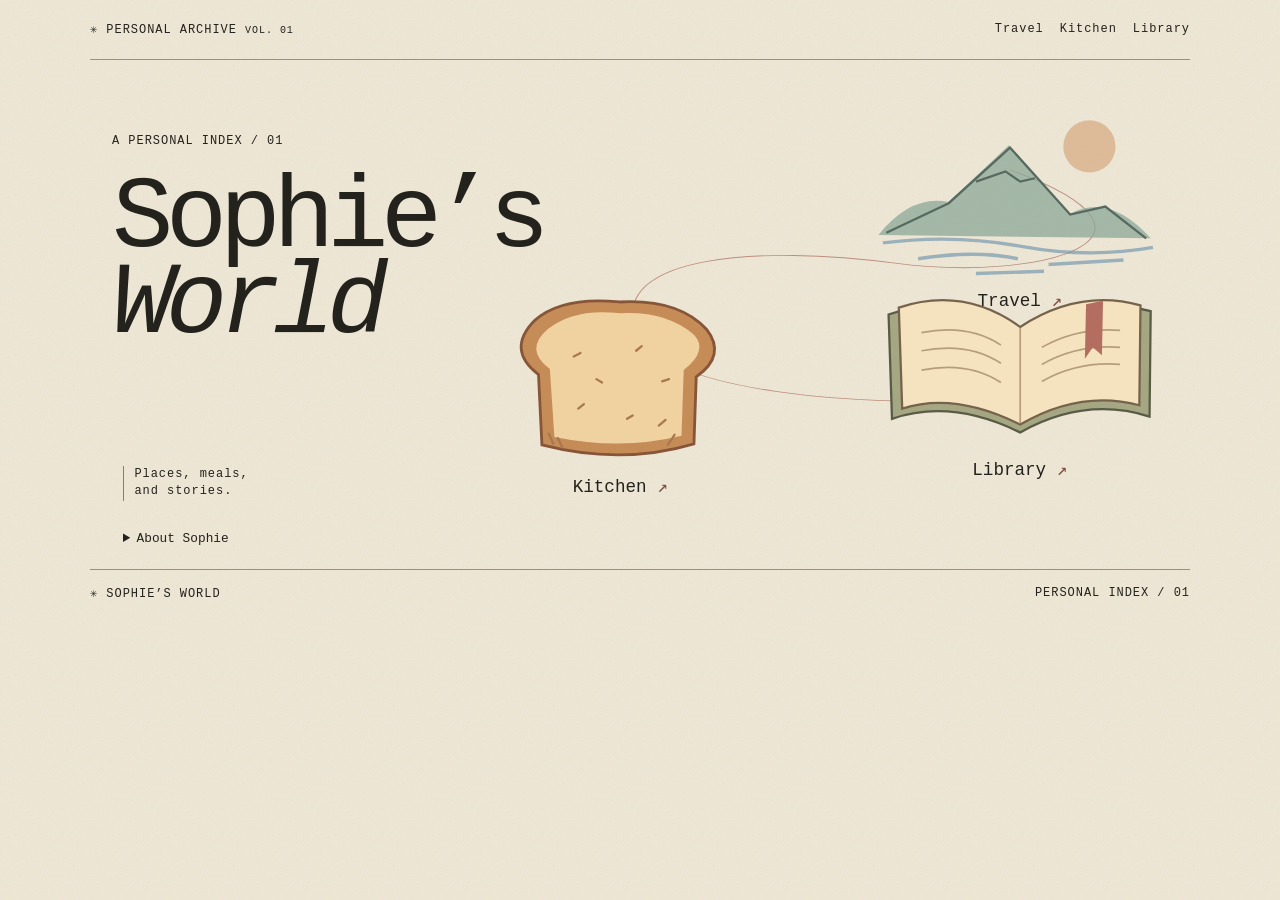
<file: index.html>
<!doctype html>
<html lang="en">
<head>
<meta charset="utf-8">
<meta name="viewport" content="width=device-width, initial-scale=1">
<title>Sophie’s World</title>
<link rel="stylesheet" href="prototype/scrapbook.css">
</head>
<body>
<a class="skip" href="#scrapbook">Skip to scrapbook</a>
<header class="masthead">
  <span class="edition"><span aria-hidden="true">✳</span> PERSONAL ARCHIVE <small>VOL. 01</small></span>
  <nav aria-label="Main navigation">
    <a href="travel.html">Travel</a>
    <a href="cooking.html">Kitchen</a>
    <a href="shelf.html">Library</a>
  </nav>
</header>
<main id="scrapbook" class="scrapbook">
  <div class="title-slip">
    <p class="index-label">A PERSONAL INDEX / 01</p>
    <h1>Sophie’s<br><em>World</em></h1>
  </div>
  <div class="sketch-index" aria-label="Collections">
    <svg class="index-thread" viewBox="0 0 700 520" preserveAspectRatio="none" aria-hidden="true"><path d="M530 100C705 187 558 244 423 220S158 211 174 300 398 404 526 395"/></svg>
    <a class="sketch-link travel" href="travel.html">
      <svg class="sketch" viewBox="0 0 300 175" aria-hidden="true">
      <circle cx="211" cy="48" r="23" fill="#d5a378" opacity=".64"/>
      <path d="M25 126Q54 90 87 97L140 47L193 108Q228 88 265 129Z" fill="#8da899" opacity=".75"/>
      <path d="M32 124L87 98L141 49L194 108L225 101L261 129M111 79l26-9 13 9 13-3" fill="none" stroke="#566a60" stroke-width="2"/>
      <path d="M29 133Q91 125 151 136T267 137M60 147q51-8 88 0m27 5 66-4m-130 12 60-2" fill="none" stroke="#789baf" stroke-width="3" opacity=".7"/>
    </svg>
      <span>Travel <span aria-hidden="true">↗</span></span>
    </a>
    <a class="sketch-link cooking" href="cooking.html">
      <svg class="sketch" viewBox="0 0 300 175" aria-hidden="true">
      <path d="M81 148L78 86Q49 64 75 38Q99 17 149 22Q201 19 226 46Q244 69 217 88L215 147Q151 166 81 148Z" fill="#c68c57" stroke="#875638" stroke-width="2.5"/>
      <path d="M92 141L88 81Q65 64 86 46Q110 27 150 32Q191 30 215 51Q228 65 206 82L204 140Q151 153 92 141Z" fill="#f0d2a1"/>
      <path d="M109 70l6-3m14 23 5 3m30-28 5-4m18 31 6-2m-80 26 5-4m38 13 5-3m23 9 6-5M91 147l-4-9m12 12-4-8m97 6 6-9" stroke="#a97850" stroke-width="2" fill="none" stroke-linecap="round"/>
    </svg>
      <span>Kitchen <span aria-hidden="true">↗</span></span>
    </a>
    <a class="sketch-link shelf" href="shelf.html">
      <svg class="sketch" viewBox="0 0 300 175" aria-hidden="true">
      <path d="M34 48Q95 26 150 61Q201 29 265 45L264 138Q207 120 150 152Q89 122 37 140Z" fill="#a5a782" stroke="#595b47" stroke-width="2"/>
      <path d="M43 42Q100 23 150 59Q202 25 256 40L255 128Q203 114 150 145Q92 116 46 131Z" fill="#f4e3be" stroke="#77634c" stroke-width="2"/>
      <path d="M150 60v84M63 64q41-8 70 11m-70 5q41-8 70 11m-70 6q41-8 70 11m36-31q32-18 69-15m-69 30q32-18 69-15m-69 30q32-18 69-15" fill="none" stroke="#9c8061" stroke-width="1.5" opacity=".7"/>
      <path d="M223 36l-1 48-8-7-7 10 1-48" fill="#b36e61"/>
    </svg>
      <span>Library <span aria-hidden="true">↗</span></span>
    </a>
  </div>
  <p class="margin-note">Places, meals,<br>and stories.</p>
<details class="index-about"><summary>About Sophie</summary><p>A collection of places, things made in the kitchen, and stories I keep coming back to.</p></details>
</main>
<footer><span>✳ SOPHIE’S WORLD</span><span>PERSONAL INDEX / 01</span></footer>
</body>
</html>
</file>
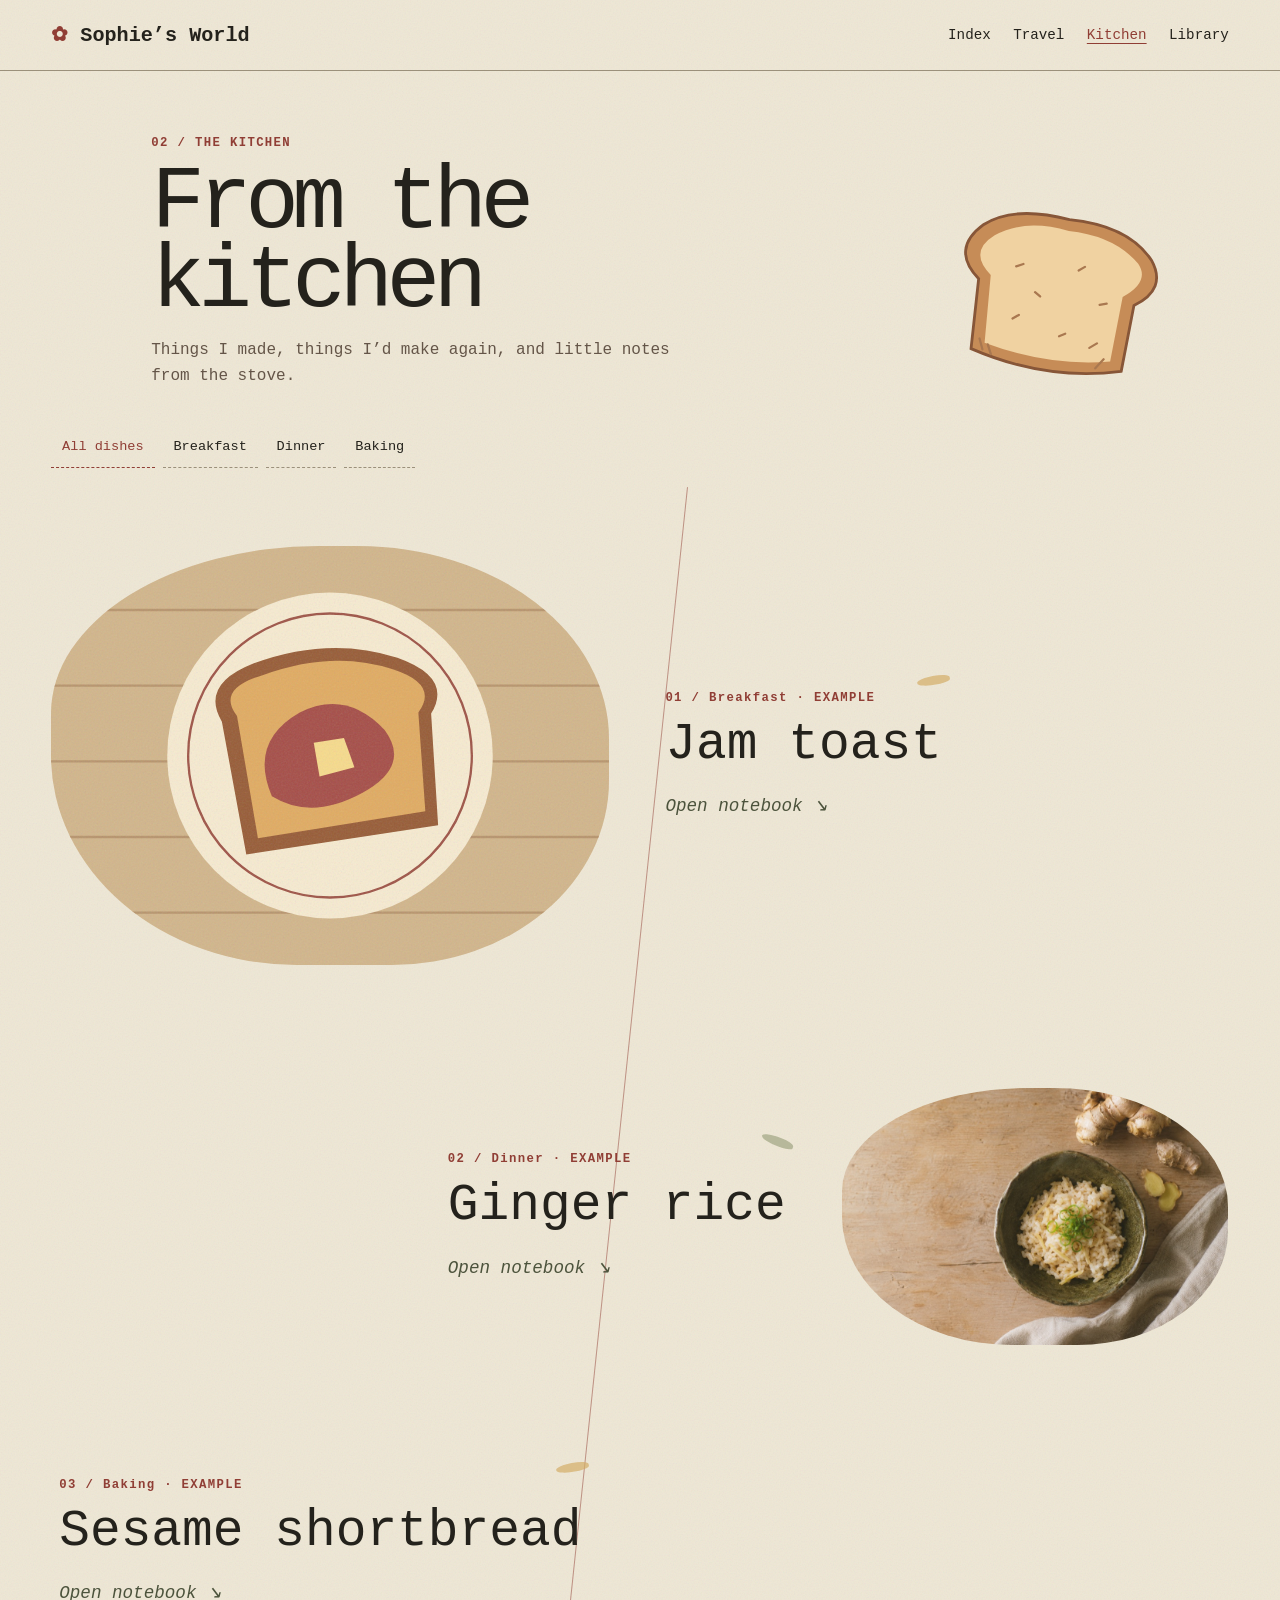
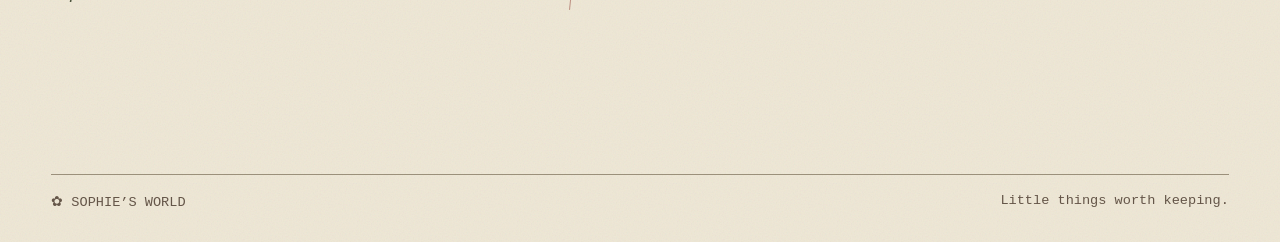
<file: cooking.html>
<!doctype html>
<html lang="en">
<head>
<meta charset="utf-8">
<meta name="viewport" content="width=device-width, initial-scale=1">
<meta name="description" content="Sophie’s World, a collection of places, dishes and stories.">
<title>Cooking · Sophie’s World</title>
<link rel="icon" href="assets/stamp.svg" type="image/svg+xml">
<link rel="stylesheet" href="assets/style.css">
<link rel="stylesheet" href="assets/forms.css">
<script defer src="data/cooking.js"></script>
<script defer src="assets/site.js"></script>
</head>
<body data-page="cooking">
<a class="skip" href="#main">Skip to content</a>
<header class="masthead"><div class="masthead-inner"><a class="wordmark" href="index.html"><span aria-hidden="true">✿</span> Sophie’s World</a><nav aria-label="Main navigation"><a href="index.html">Index</a><a href="travel.html">Travel</a><a href="cooking.html" aria-current="page">Kitchen</a><a href="shelf.html">Library</a></nav></div></header>
<main id="main">
<header class="heading"><svg class="section-art" viewBox="0 0 300 175" aria-hidden="true">
      <path d="M81 148L78 86Q49 64 75 38Q99 17 149 22Q201 19 226 46Q244 69 217 88L215 147Q151 166 81 148Z" fill="#c68c57" stroke="#875638" stroke-width="2.5"/>
      <path d="M92 141L88 81Q65 64 86 46Q110 27 150 32Q191 30 215 51Q228 65 206 82L204 140Q151 153 92 141Z" fill="#f0d2a1"/>
      <path d="M109 70l6-3m14 23 5 3m30-28 5-4m18 31 6-2m-80 26 5-4m38 13 5-3m23 9 6-5M91 147l-4-9m12 12-4-8m97 6 6-9" stroke="#a97850" stroke-width="2" fill="none" stroke-linecap="round"/>
    </svg><p class="eyebrow">02 / THE KITCHEN</p><h1>From the kitchen</h1><p>Things I made, things I’d make again, and little notes from the stove.</p></header>
<div id="kitchen-filters" class="filters" aria-label="Filter dishes"></div><div id="dishes" class="notebook"></div>
<noscript><p>Enable JavaScript to explore the collection.</p></noscript>
</main>
<footer><span>✿ SOPHIE’S WORLD</span><span>Little things worth keeping.</span></footer>
</body>
</html>
</file>
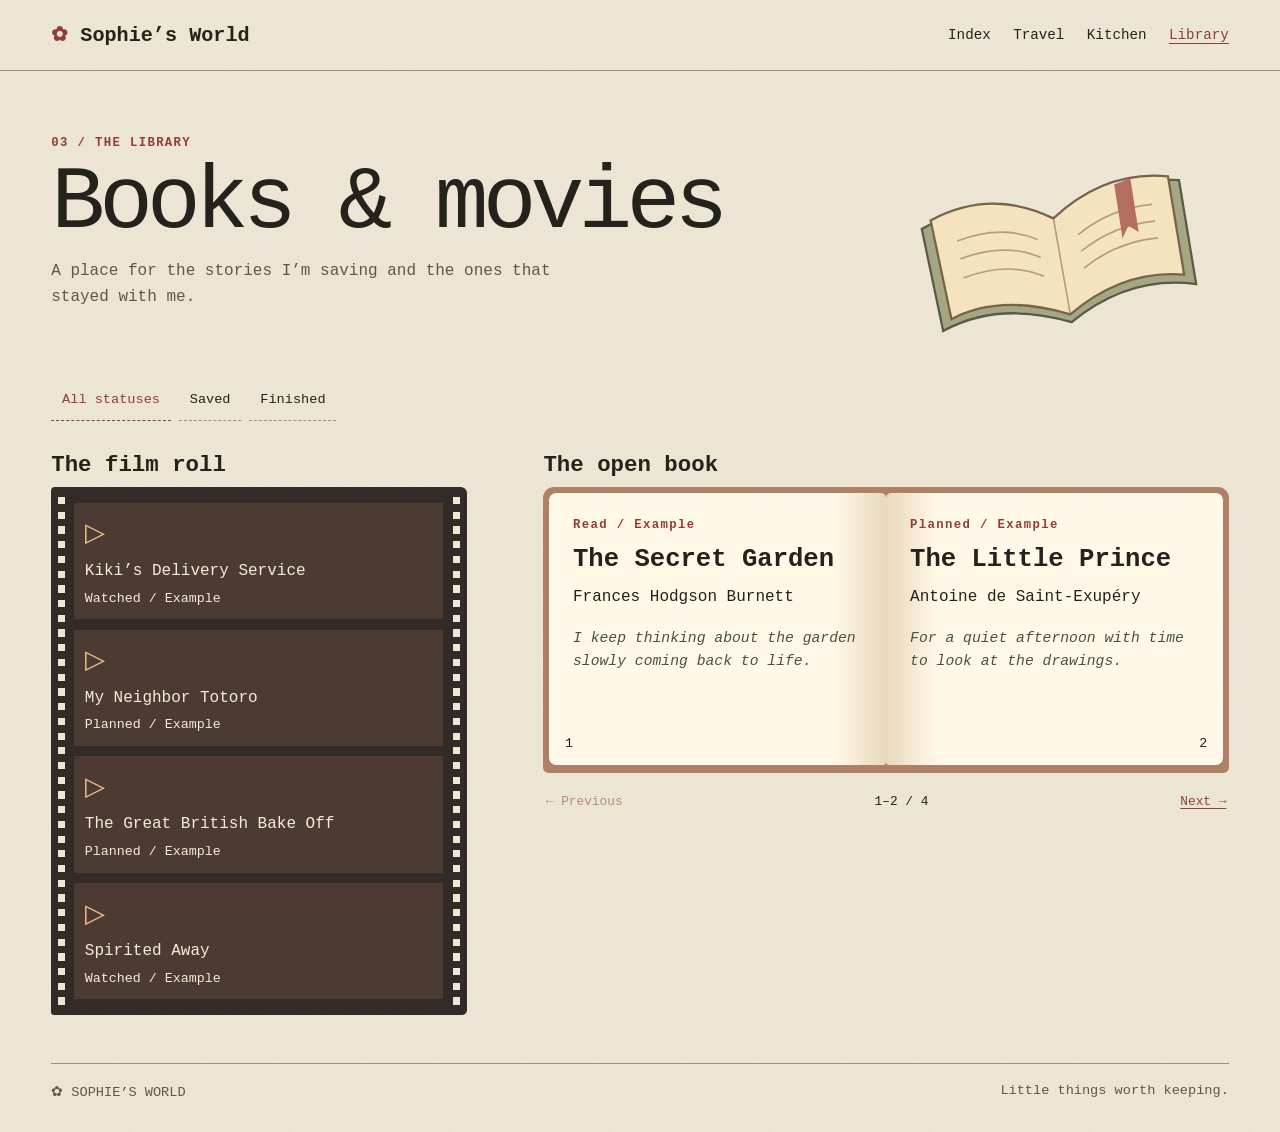
<file: shelf.html>
<!doctype html>
<html lang="en">
<head>
<meta charset="utf-8">
<meta name="viewport" content="width=device-width, initial-scale=1">
<meta name="description" content="Sophie’s World, a collection of places, dishes and stories.">
<title>Books &amp; movies · Sophie’s World</title>
<link rel="icon" href="assets/stamp.svg" type="image/svg+xml">
<link rel="stylesheet" href="assets/style.css">
<link rel="stylesheet" href="assets/forms.css?v=sample-spread">
<script defer src="data/shelf.js?v=sample-spread"></script>
<script defer src="assets/site.js?v=sample-spread"></script>
</head>
<body data-page="shelf">
<a class="skip" href="#main">Skip to content</a>
<header class="masthead"><div class="masthead-inner"><a class="wordmark" href="index.html"><span aria-hidden="true">✿</span> Sophie’s World</a><nav aria-label="Main navigation"><a href="index.html">Index</a><a href="travel.html">Travel</a><a href="cooking.html">Kitchen</a><a href="shelf.html" aria-current="page">Library</a></nav></div></header>
<main id="main">
<header class="heading"><svg class="section-art" viewBox="0 0 300 175" aria-hidden="true">
      <path d="M34 48Q95 26 150 61Q201 29 265 45L264 138Q207 120 150 152Q89 122 37 140Z" fill="#a5a782" stroke="#595b47" stroke-width="2"/>
      <path d="M43 42Q100 23 150 59Q202 25 256 40L255 128Q203 114 150 145Q92 116 46 131Z" fill="#f4e3be" stroke="#77634c" stroke-width="2"/>
      <path d="M150 60v84M63 64q41-8 70 11m-70 5q41-8 70 11m-70 6q41-8 70 11m36-31q32-18 69-15m-69 30q32-18 69-15m-69 30q32-18 69-15" fill="none" stroke="#9c8061" stroke-width="1.5" opacity=".7"/>
      <path d="M223 36l-1 48-8-7-7 10 1-48" fill="#b36e61"/>
    </svg><p class="eyebrow">03 / THE LIBRARY</p><h1>Books &amp; movies</h1><p>A place for the stories I’m saving and the ones that stayed with me.</p></header>
<div id="status-filters" class="filters" role="group" aria-label="Filter by status"></div>
<div class="library-spread">
  <section aria-labelledby="film-heading"><h2 id="film-heading">The film roll</h2><div id="film-roll"></div></section>
  <section aria-labelledby="book-heading"><h2 id="book-heading">The open book</h2><div id="book-spread" aria-live="polite"></div>
    <div class="page-turns"><button id="previous-spread" type="button">← Previous</button><span id="page-count"></span><button id="next-spread" type="button">Next →</button></div>
  </section>
</div>
<noscript><p>Enable JavaScript to explore the collection.</p></noscript>
</main>
<footer><span>✿ SOPHIE’S WORLD</span><span>Little things worth keeping.</span></footer>
</body>
</html>
</file>
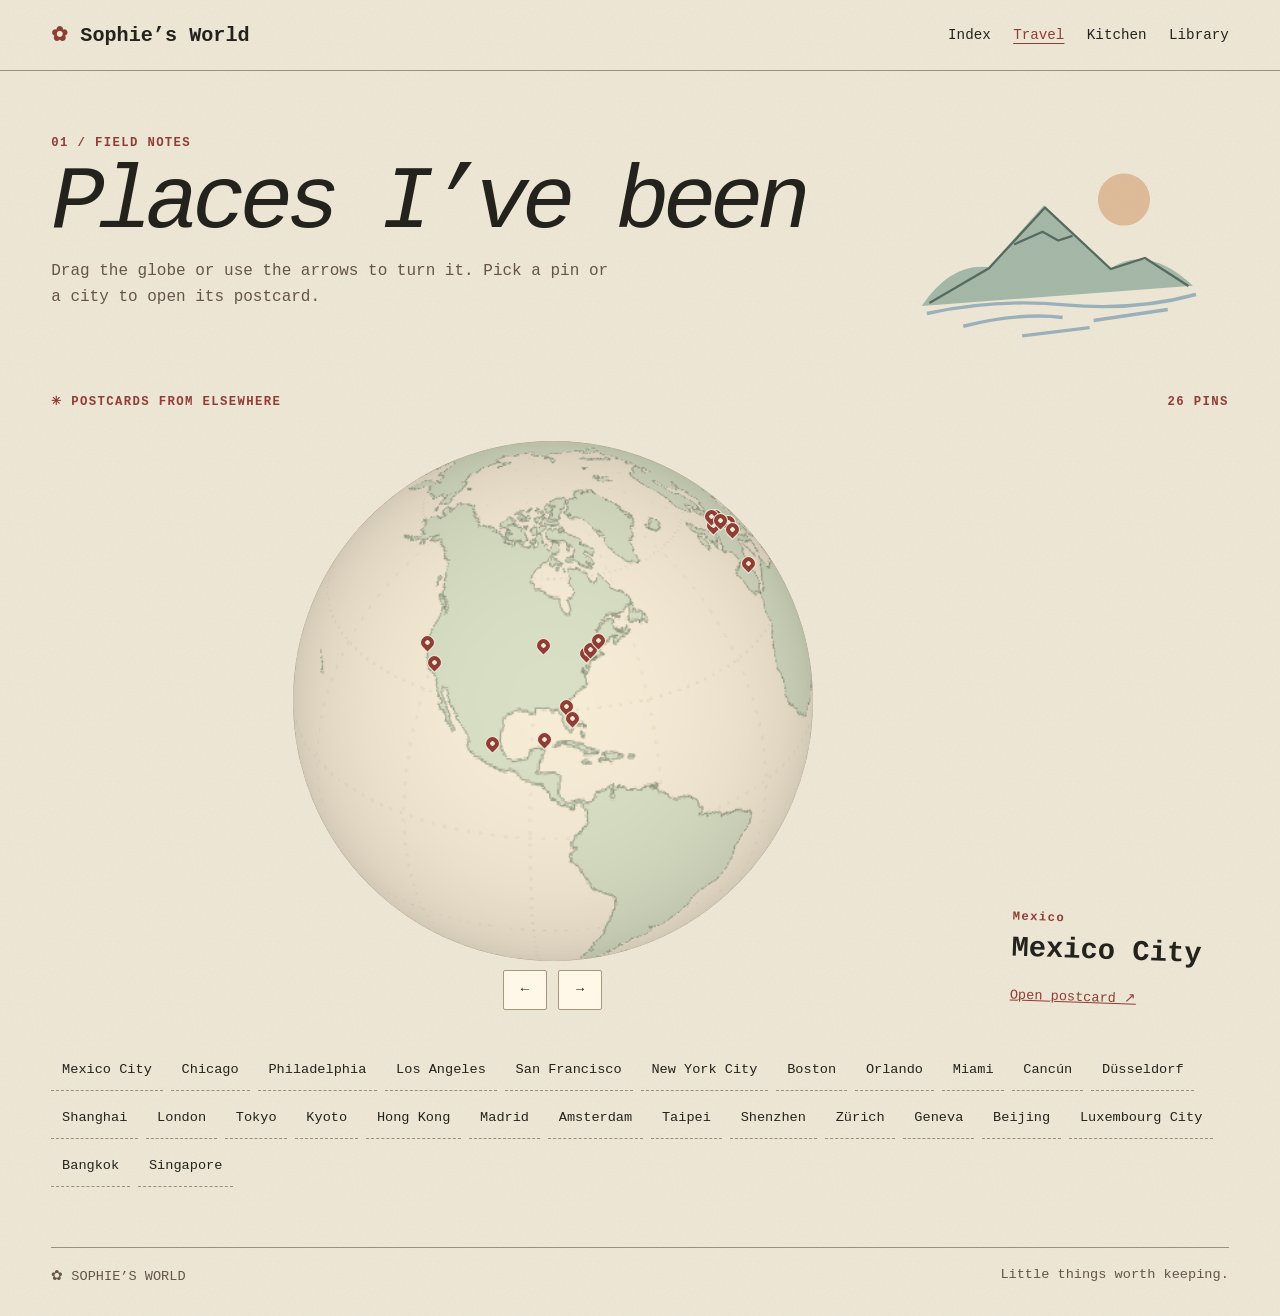
<file: travel.html>
<!doctype html>
<html lang="en">
<head>
<meta charset="utf-8">
<meta name="viewport" content="width=device-width, initial-scale=1">
<meta name="description" content="Sophie’s World, a collection of places, dishes and stories.">
<title>Travel map · Sophie’s World</title>
<link rel="icon" href="assets/stamp.svg" type="image/svg+xml">
<link rel="stylesheet" href="assets/style.css">
<link rel="stylesheet" href="assets/forms.css?v=globe-pins">
<script defer src="data/travel.js?v=globe-pins"></script>
<script defer src="assets/site.js?v=globe-pins"></script>
</head>
<body data-page="travel">
<a class="skip" href="#main">Skip to content</a>
<header class="masthead"><div class="masthead-inner"><a class="wordmark" href="index.html"><span aria-hidden="true">✿</span> Sophie’s World</a><nav aria-label="Main navigation"><a href="index.html">Index</a><a href="travel.html" aria-current="page">Travel</a><a href="cooking.html">Kitchen</a><a href="shelf.html">Library</a></nav></div></header>
<main id="main">
<header class="heading"><svg class="section-art" viewBox="0 0 300 175" aria-hidden="true">
      <circle cx="211" cy="48" r="23" fill="#d5a378" opacity=".64"/>
      <path d="M25 126Q54 90 87 97L140 47L193 108Q228 88 265 129Z" fill="#8da899" opacity=".75"/>
      <path d="M32 124L87 98L141 49L194 108L225 101L261 129M111 79l26-9 13 9 13-3" fill="none" stroke="#566a60" stroke-width="2"/>
      <path d="M29 133Q91 125 151 136T267 137M60 147q51-8 88 0m27 5 66-4m-130 12 60-2" fill="none" stroke="#789baf" stroke-width="3" opacity=".7"/>
    </svg><p class="eyebrow">01 / FIELD NOTES</p><h1>Places I’ve been</h1><p>Drag the globe or use the arrows to turn it. Pick a pin or a city to open its postcard.</p></header>
<section class="atlas" aria-label="Interactive travel map">
  <div class="atlas-top"><span>✳ POSTCARDS FROM ELSEWHERE</span><span id="place-count"></span></div>
  <div class="map-layout">
    <div class="map-frame">
      <div id="map" class="map globe">
        <canvas id="globe-surface" width="400" height="400" aria-label="World globe"></canvas>
      </div>
      <div class="globe-controls" aria-label="Rotate globe">
        <button class="paper-button" type="button" data-turn="-1" aria-label="Turn globe west">←</button>
        <button class="paper-button" type="button" data-turn="1" aria-label="Turn globe east">→</button>
      </div>
    </div>
    <aside id="preview" class="preview" aria-live="polite"></aside>
  </div>
  <div id="places" class="places" aria-label="Places on the map"></div>
</section>
<dialog id="place-dialog" aria-labelledby="place-title">
  <div class="dialog-paper"><form method="dialog"><button class="close" aria-label="Close postcard">×</button></form><div id="place-content"></div></div>
</dialog>
<noscript><p>Enable JavaScript to explore the collection.</p></noscript>
</main>
<footer><span>✿ SOPHIE’S WORLD</span><span>Little things worth keeping.</span></footer>
</body>
</html>
</file>
<file: prototype/scrapbook.css>
:root {
  --ink: #24221c;
  --paper: #eee7d5;
  --mono: 'American Typewriter', 'Courier New', monospace;
}
* { box-sizing: border-box; }
body { font-family: var(--mono); margin: 0; color: var(--ink); background: var(--paper) url('../assets/paper.svg'); }
a { color: inherit; }
:focus-visible { outline: 2px solid #713832; outline-offset: 5px; }
.skip { position: absolute; top: .5rem; left: .5rem; transform: translateY(-200%); background: var(--paper); padding: .5rem; z-index: 3; }
.skip:focus { transform: none; }
.masthead, footer { width: min(1100px, calc(100% - 2rem)); margin: auto; display: flex; justify-content: space-between; align-items: center; flex-wrap: wrap; gap: .7rem 1rem; padding: 1rem 0; font: .75rem var(--mono); letter-spacing: .08em; }
.masthead { border-bottom: 1px solid #9b907b; }
nav { display: flex; gap: 1rem; }
nav a { padding: .4rem 0; text-decoration: none; }
nav a:hover { text-decoration: underline; text-underline-offset: .25em; }
.scrapbook { width: min(1100px, calc(100% - 2rem)); margin: auto; position: relative; display: flow-root; }
.title-slip { position: absolute; top: 12%; left: 2%; z-index: 1; pointer-events: none; }
.index-label, .margin-note { font: .75rem/1.45 var(--mono); letter-spacing: .08em; }
h1 { font: 400 clamp(2.7rem, 8vw, 7rem)/.84 var(--mono); letter-spacing: -.075em; margin: .25em 0; }
h1 em { font-weight: 400; }
.composition { width: min(79%, 820px); height: auto; display: block; margin: 1.3rem 0 1rem auto; overflow: visible; }
.shape { cursor: pointer; }
.shape text { font: bold 17px var(--mono); fill: var(--ink); letter-spacing: .03em; }
.shape .form { transition: opacity .25s, transform .25s; transform-origin: center; transform-box: fill-box; }
.shape:hover .form, .shape:focus-visible .form { opacity: .73; scale: 1.025; }
.shape:hover text, .shape:focus-visible text { text-decoration: underline; }
.margin-note { position: absolute; bottom: 11%; left: 3%; border-left: 1px solid #897f69; padding-left: .65rem; }
footer { border-top: 1px solid #9b907b; }
@media (max-width: 650px) {
  .title-slip { position: relative; inset: auto; margin: 2rem 0 0 4%; }
  h1 { font-size: clamp(3.4rem, 14vw, 5.5rem); }
  .composition { width: 100%; margin: -.5rem 0 .5rem; }
  .margin-note { position: static; margin: 0 0 1.5rem 4%; }
  .shape text { font-size: 21px; }
}
@media (prefers-reduced-motion: reduce) {
  .shape .form { transition: none; }
  .shape:hover .form, .shape:focus-visible .form { scale: none; }
}
.index-about { width: fit-content; max-width: 32ch; margin: 0 0 1.25rem 3%; font: .8rem/1.55 var(--mono); }
.index-about summary { cursor: pointer; }

.sketch-index {
  position: relative;
  width: min(68%, 740px);
  margin: 2rem 0 2rem auto;
  display: grid;
  grid-template-columns: repeat(2, minmax(0, 1fr));
  align-items: start;
  gap: 0 8%;
}
.index-thread {
  position: absolute;
  inset: 0;
  width: 100%;
  height: 100%;
  pointer-events: none;
  fill: none;
  stroke: #a36052;
  stroke-width: 1;
  opacity: .65;
}
.sketch-link {
  position: relative;
  display: block;
  width: 100%;
  text-decoration: none;
  text-align: center;
  font-size: 1.1rem;
  transition: transform .2s ease;
}
.sketch-link:hover, .sketch-link:focus-visible { transform: translateY(-4px); }
.sketch-link:hover > span { text-decoration: underline; text-underline-offset: .25em; }
.sketch-link .sketch { display: block; width: 100%; height: auto; }
.sketch-link > span > span { color: #824b40; }
.sketch-link.travel { grid-column: 2; }
.sketch-link.cooking { grid-column: 1; margin-top: -10%; }
.sketch-link.shelf { grid-column: 2; margin-top: -15%; }
@media (max-width: 650px) {
  .sketch-index { width: 100%; margin: 1.75rem 0; }
  .sketch-link { font-size: 1rem; }
}
@media (prefers-reduced-motion: reduce) {
  .sketch-link { transition: none; }
  .sketch-link:hover, .sketch-link:focus-visible { transform: none; }
}
</file>
<file: assets/style.css>
:root {
  --paper: #f8efdd;
  --cream: #fff8e9;
  --ink: #392d24;
  --muted: #645548;
  --brick: #8f4337;
  --sage: #465942;
  --line: #c7b69b;
  --type: 'American Typewriter', 'Courier New', monospace;
}
* { box-sizing: border-box; }
body {
  margin: 0; color: var(--ink); background: var(--paper) url('paper.svg');
  font: 1rem/1.6 var(--type);
  border-top: 5px solid var(--brick);
}
a { color: var(--brick); text-underline-offset: .25em; }
button, summary { cursor: pointer; }
button { font: inherit; }
:focus-visible { outline: 3px solid var(--sage); outline-offset: 4px; }
img { display: block; max-width: 100%; height: auto; }
figure { margin: 0; }
p { margin: 0 0 1em; }
h1, h2, h3 { font-family: var(--type); line-height: 1.08; margin: 0 0 .45em; }
.skip { position: absolute; top: .5rem; left: .5rem; transform: translateY(-200%); background: var(--cream); padding: .6rem; z-index: 5; }
.skip:focus { transform: none; }
.masthead { border-bottom: 1px solid var(--line); }
.masthead-inner, main, footer { width: min(1180px, calc(100% - 2rem)); margin: auto; }
.masthead-inner { display: flex; justify-content: space-between; align-items: center; flex-wrap: wrap; gap: .65rem 2rem; padding: 1.1rem 0; }
.wordmark { color: var(--ink); font: bold 1.26rem var(--type); text-decoration: none; }
.wordmark span { color: var(--brick); }
nav { display: flex; gap: .45rem 1.4rem; flex-wrap: wrap; font: .89rem var(--type); }
nav a { color: var(--ink); text-decoration: none; }
nav a:hover, nav a[aria-current] { color: var(--brick); text-decoration: underline; }
main { min-height: 65vh; padding-bottom: 3rem; }
.heading { padding: clamp(2rem, 5vw, 4rem) 0 1.45rem; }
.eyebrow, .atlas-top { font: bold .77rem/1.4 var(--type); letter-spacing: .11em; color: var(--brick); }
.heading h1 { font-size: clamp(2.45rem, 7.2vw, 5.25rem); letter-spacing: -.06em; margin-bottom: .18em; }
.heading > p:last-child { color: var(--muted); max-width: 58ch; }
.atlas { border: 1px solid var(--line); background: #f4e9d2; }
.atlas-top { display: flex; justify-content: space-between; gap: 1rem; padding: .8rem 1rem; border-bottom: 1px solid var(--line); }
.map-layout { display: grid; grid-template-columns: minmax(0, 1fr) minmax(175px, 23%); }
.map-frame { display: grid; align-items: center; min-width: 0; padding: 1rem; }
.map { position: relative; background: #f8f1dd; border: 1px solid #d6c9aa; }
.map img { width: 100%; }
#threads { position: absolute; inset: 0; width: 100%; height: 100%; pointer-events: none; fill: none; stroke: var(--brick); stroke-width: 1.5; stroke-dasharray: 3 4; opacity: .75; }
.pin {
  position: absolute; transform: translate(-50%, -50%); display: grid; place-items: center;
  min-width: 32px; min-height: 32px; padding: 0 .3rem; border-radius: 50%;
  background: var(--brick); color: white; border: 2px solid var(--cream);
  box-shadow: 0 2px 5px #52362855; font: bold .75rem var(--type);
  transition: background .2s, scale .2s;
}
.pin:hover, .pin:focus-visible { z-index: 1; scale: 1.15; background: var(--sage); }
.preview { background: var(--cream); border-left: 1px dashed var(--line); padding: 1rem; align-content: center; }
.preview figure { margin-bottom: .8rem; padding: .38rem; background: #fffaf1; border: 1px solid var(--line); box-shadow: 2px 3px #eadcc4; transform: rotate(-1.5deg); }
.preview figure img { width: 100%; aspect-ratio: 4/3; object-fit: cover; }
figcaption { padding: .35rem .1rem 0; color: var(--muted); font: .83rem/1.4 var(--type); }
.preview h2 { margin-top: .2rem; font-size: clamp(1.15rem, 2.4vw, 1.8rem); }
.places, .filters { display: flex; flex-wrap: wrap; gap: .5rem; }
.places { border-top: 1px solid var(--line); padding: .75rem 1rem; }
.paper-button {
  min-height: 40px; color: var(--ink); background: var(--cream); border: 1px solid #aa967c;
  border-radius: 2px; padding: .45rem .68rem; font: .85rem/1.25 var(--type);
}
.paper-button:hover { background: #efe2bf; }
.paper-button[aria-pressed="true"] { color: white; background: var(--sage); border-color: var(--sage); }
dialog { width: min(680px, calc(100% - 2rem)); max-height: calc(100% - 2rem); padding: 0; color: var(--ink); background: var(--cream); border: 1px solid var(--line); }
dialog::backdrop { background: #352820b8; }
.dialog-paper { position: relative; padding: clamp(1rem, 4vw, 2rem); }
.dialog-paper .eyebrow, .dialog-paper h2 { padding-right: 3rem; }
.dialog-paper h2 { font-size: clamp(1.8rem, 5vw, 3rem); }
.close { position: absolute; top: .75rem; right: .75rem; width: 42px; height: 42px; background: var(--cream); border: 1px solid var(--line); color: var(--ink); font-size: 1.5rem; }
.postcard-photos { display: grid; grid-template-columns: repeat(auto-fit, minmax(min(100%, 220px), 1fr)); gap: .85rem; }
.postcard-photos img { width: 100%; }
.story { border-top: 1px dashed var(--line); margin-top: 1.2rem; padding-top: 1rem; }
.shelf-controls { display: flex; flex-wrap: wrap; gap: .75rem 1.5rem; }
footer { display: flex; justify-content: space-between; gap: .6rem; flex-wrap: wrap; border-top: 1px solid var(--line); padding: 1.15rem 0 2rem; color: var(--muted); font: .85rem var(--type); }
@media (max-width: 760px) {
  .map-layout { grid-template-columns: 1fr; }
  .preview { border-left: 0; border-top: 1px dashed var(--line); }
  .preview figure { width: min(42%, 135px); float: right; margin: 0 0 .25rem .65rem; }
  .preview::after { content: ''; display: block; clear: both; }
}
@media (max-width: 475px) {
  .map-frame { padding: .6rem; }
  nav { gap: .5rem .85rem; font-size: .8rem; }
}
@media (prefers-reduced-motion: reduce) { .pin { transition: none; } }

/* Exhibition index */
body { border-top: 0; background-color: #f6eedf; }
.masthead-inner, main, footer { width: min(1260px, calc(100% - clamp(2rem, 8vw, 8rem))); }
.masthead-inner { padding: 1.4rem 0; }
.entrance { padding-bottom: 4rem; }
.opening { position: relative; isolation: isolate; min-height: clamp(400px, 54vw, 680px); padding-top: clamp(3rem, 9vw, 7rem); }
.opening-copy { position: relative; z-index: 2; pointer-events: none; }
.opening h1 { font: 400 clamp(4.1rem, 13vw, 11rem)/.78 var(--type); letter-spacing: -.08em; margin: .2em 0 .35em; }
.opening h1 i { margin-left: .55em; font-weight: 400; color: var(--brick); }
.opening-copy > p:last-child { max-width: 27ch; color: var(--muted); }
.entrance-map { position: absolute; z-index: 1; right: 0; top: 18%; width: 59%; text-decoration: none; color: var(--sage); }
.entrance-map img { width: 100%; opacity: .72; transition: opacity .25s; }
.entrance-map:hover img, .entrance-map:focus-visible img { opacity: 1; }
.entrance-map span { display: block; text-align: right; font: .8rem var(--type); }
.entrance-photo { position: absolute; z-index: 2; width: 16%; right: 33%; bottom: 8%; transform: rotate(7deg); border: .45rem solid #fff8e9; pointer-events: none; }
.entrance-thread { position: absolute; inset: 32% 0 auto; width: 100%; height: 52%; pointer-events: none; fill: none; stroke: var(--brick); stroke-width: .8; opacity: .65; }
.room-index { max-width: 930px; margin-left: auto; border-top: 1px solid var(--line); }
.room-index a { display: grid; grid-template-columns: 3em minmax(0, 1fr) minmax(0, 1fr) auto; gap: .6rem; align-items: baseline; padding: .85rem .2rem; border-bottom: 1px solid var(--line); color: var(--ink); text-decoration: none; }
.room-index a:hover, .room-index a:focus-visible { color: var(--brick); }
.room-index small, .room-index b { font: .86rem var(--type); color: var(--brick); }
.room-index span { font: clamp(1.4rem, 4vw, 2.5rem) var(--type); }
.room-index em, .annotation { font: italic 1.1rem/1.55 var(--type); color: var(--sage); }
.about-note { max-width: 43ch; margin: clamp(3rem, 8vw, 6rem) 0 0 8%; padding-left: 1rem; border-left: 1px solid var(--brick); }
.about-note h2 { font-size: 1rem; color: var(--brick); }

/* Open atlas and floating postcard */
body[data-page="travel"] .heading { max-width: 48ch; padding-bottom: .65rem; }
.atlas { background: transparent; border: 0; }
.atlas-top { border-bottom: 1px dashed var(--line); padding-inline: 0; }
.map-layout { position: relative; display: block; padding: 1rem min(16vw, 175px) 1.75rem 0; }
.map-frame { padding: 0; }
.map { background: transparent; border: 0; }
.pin { min-width: 28px; min-height: 28px; box-shadow: none; }
.preview {
  position: absolute; z-index: 2; bottom: .4rem; right: 0; width: min(23%, 230px);
  background: var(--cream); border: 0; border-top: 1px solid var(--brick); padding: .75rem;
  transform: rotate(2deg); box-shadow: 2px 4px 0 #bda78a35;
}
.preview figure { border: 0; padding: 0; box-shadow: none; transform: none; background: transparent; }
.places { padding-inline: 0; }
.places button, .filters button { background: transparent; border: 0; border-bottom: 1px solid var(--line); border-radius: 0; }
.places button:hover, .filters button:hover { color: var(--brick); border-color: var(--brick); }
.filters button[aria-pressed="true"] { background: transparent; color: var(--brick); border-color: var(--brick); }
.photo-note { margin: 0; }
.photo-note summary { display: block; }
.photo-note summary::-webkit-details-marker { display: none; }
.photo-note summary img { transition: opacity .2s; }
.photo-note summary:hover img { opacity: .8; }
.photo-note[open] { grid-column: 1 / -1; }
.photo-note > p { font: italic 1.15rem/1.5 var(--type); color: var(--sage); }

/* Kitchen notebook */
body[data-page="cooking"] .heading { margin-left: min(12vw, 135px); }
.notebook { padding-top: clamp(1rem, 5vw, 4rem); }
.dish { max-width: 79%; margin: 0 0 3.6rem; border-top: 1px solid var(--line); }
.dish:nth-of-type(even) { margin-left: auto; max-width: 67%; }
.dish summary { display: flex; align-items: center; gap: clamp(.8rem, 4vw, 3rem); padding: .85rem 0; }
.dish summary::-webkit-details-marker { display: none; }
.dish:nth-of-type(even) summary { flex-direction: row-reverse; justify-content: flex-end; }
.dish figure { flex: 0 1 60%; min-width: 0; }
.dish figure img { width: 100%; max-height: 470px; object-fit: cover; }
.dish:nth-of-type(even) figure { flex-basis: 49%; }
.dish-label h2 { font: clamp(1.55rem, 4.5vw, 3.2rem)/1 var(--type); }
.dish summary:hover .dish-label h2, .dish[open] .dish-label h2 { color: var(--brick); }
.dish-notes { margin: .8rem 0 0 12%; max-width: 48ch; border-left: 1px solid var(--brick); padding: 0 1rem; }
.dish-notes h3 { font-size: 1rem; }

/* Library finding aid and reading desk */
body[data-page="shelf"] .heading h1 { font-weight: 400; font-family: var(--type); }
.catalog { display: grid; grid-template-columns: minmax(0, 5fr) minmax(0, 7fr); gap: clamp(1rem, 5vw, 4rem); margin-top: 2rem; }
.catalog-index { border-top: 1px solid var(--line); }
.catalog-entry { width: 100%; display: flex; justify-content: space-between; text-align: left; gap: .6rem; color: var(--ink); background: transparent; border: 0; border-bottom: 1px solid var(--line); padding: .85rem .2rem; font: 1rem/1.35 var(--type); }
.catalog-entry small { color: var(--sage); }
.catalog-entry:hover, .catalog-entry[aria-pressed="true"] { color: var(--brick); }
.catalog-entry[aria-pressed="true"] span { text-decoration: underline; text-underline-offset: .28em; }
.catalog-reading { display: grid; grid-template-columns: minmax(95px, 2fr) minmax(0, 3fr); align-items: start; gap: clamp(.7rem, 3vw, 2rem); }
.catalog-reading:empty { display: none; }
.catalog-cover { aspect-ratio: 2/3; background: #465942; color: #fff4dc; display: flex; flex-direction: column; justify-content: space-between; padding: 11%; font: .78rem/1.4 var(--type); overflow-wrap: anywhere; }
.catalog-cover[data-medium="Movie"] { background: #8f4337; }
.catalog-cover:has(img) { padding: 0; background: transparent; }
.catalog-cover img { width: 100%; height: 100%; object-fit: contain; }
.catalog-cover strong { font: clamp(1rem, 2.6vw, 2.25rem)/1 var(--type); }
.catalog-copy h2 { font: clamp(1.3rem, 3vw, 2.65rem)/1.08 var(--type); }

@media (max-width: 760px) {
  .opening { min-height: 530px; }
  .entrance-map { top: auto; bottom: 9%; width: 83%; }
  .entrance-photo { bottom: 3%; right: 36%; width: 21%; }
  .entrance-thread { inset: 40% 0 auto; }
  .map-layout { padding: 1rem 0; }
  .preview { position: static; width: auto; min-height: 120px; transform: none; box-shadow: none; margin-top: .65rem; }
  .preview figure { max-width: 125px; }
  .dish, .dish:nth-of-type(even) { max-width: 100%; }
  .catalog { grid-template-columns: 1fr; }
  .catalog-reading { max-width: 470px; }
}
@media (max-width: 480px) {
  .opening { min-height: 445px; }
  .room-index a { grid-template-columns: 2em minmax(0, 1fr) auto; }
  .room-index em { display: none; }
  .dish summary, .dish:nth-of-type(even) summary { display: grid; }
  .dish:nth-of-type(even) figure { width: 76%; margin-left: auto; }
}
@media (prefers-reduced-motion: reduce) {
  .entrance-map img, .photo-note summary img { transition: none; }
}
</file>
<file: assets/forms.css>
/* Each section gets its own composition on the same paper stock. */
:root { --paper: #eee7d5; --ink: #24221c; --brick: #903e35; --sage: #4c533c; --line: #9b907b; }
body { background-color: var(--paper); }
.heading { position: relative; isolation: isolate; }
body[data-page] .heading { max-width: none; margin-left: 0; min-height: clamp(200px, 25vw, 310px); padding-right: min(36%, 360px); }
body[data-page] .heading h1 { font: 400 clamp(2.5rem, 7vw, 6rem)/.88 var(--type); letter-spacing: -.075em; }
.heading .section-art { position: absolute; z-index: -1; right: 0; bottom: 10%; width: min(44%, 460px); }
.red-thread { fill: none; stroke: var(--brick); stroke-width: 1.25; vector-effect: non-scaling-stroke; }
body[data-page="travel"] .heading h1 { font-style: italic; }
#threads { stroke-dasharray: none; }
.pin { background: var(--brick); border-color: var(--paper); }
.preview { box-shadow: none; border-top: 2px solid var(--brick); }
body[data-page="cooking"] .heading { padding-left: min(8vw, 100px); }
.notebook { position: relative; }
.notebook::before { content: ''; position: absolute; z-index: -1; left: 49%; top: 1rem; bottom: 1rem; border-left: 1px solid var(--brick); transform: rotate(6deg); opacity: .5; }
.dish { position: relative; background: var(--paper); }
.dish-label { position: relative; padding: .5rem; }
.dish-label::before { content: ''; position: absolute; width: 48px; height: 23px; border-radius: 45% 55% 35% 65%; background: #d4ae68; top: -14px; right: 0; transform: rotate(-12deg); pointer-events: none; }
.dish:nth-of-type(even) .dish-label::before { background: #a1a584; transform: rotate(19deg); }
body[data-page="shelf"] .heading h1 { letter-spacing: -.065em; }
.catalog-reading { position: relative; padding-top: 1rem; border-top: 2px solid var(--ink); }
.catalog-reading::before { content: ''; position: absolute; width: 3rem; border-top: 1px solid var(--brick); right: 0; top: -.55rem; transform: rotate(-17deg); }
.catalog-cover { clip-path: polygon(0 0, 95% 3%, 100% 100%, 2% 97%); }
.catalog-cover:has(img) { clip-path: none; }
@media (max-width: 650px) {
  body[data-page] .heading { padding-right: 0; min-height: 0; padding-bottom: 0; }
  .heading .section-art { position: static; display: block; margin: 0 0 -.6rem auto; width: min(55%, 225px); }
  .notebook::before { transform: none; }
}

/* Pencil strokes and loose paper washes frame the collections. */
.heading .section-art { width: min(36%, 340px); transform: rotate(-5deg); }
body[data-page="cooking"] .section-art { transform: rotate(9deg); }
body[data-page="shelf"] .section-art { transform: rotate(-10deg); }
.atlas-top, .places { border-color: transparent; }
.preview { background: transparent; border: 0; }
.preview figure { transform: rotate(3deg); }
.preview figcaption { margin-top: .35rem; }
.pin { background: var(--paper); color: var(--brick); border: 1px solid var(--brick); }
.pin:hover, .pin:focus-visible { color: white; }
.places button, .filters button, .catalog-entry { border-bottom: 1px dashed var(--line); }
.preview .paper-button { background: none; border: 0; color: var(--brick); text-decoration: underline; padding-inline: 0; }
dialog { border: 0; background: var(--paper); }
.close { border: 0; background: transparent; }
.dish { background: transparent; border-top: 0; margin-bottom: clamp(2rem, 8vw, 6rem); }
.dish figure img { border-radius: 48% 45% 39% 44% / 40% 46% 44% 50%; }
.dish-label::before { width: 33px; height: 9px; top: -6px; opacity: .7; }
.dish-notes { border-left-style: dashed; }
.catalog-index, .catalog-reading { border-top: 0; }
.catalog-reading { padding-top: .5rem; }
.catalog-cover {
  position: relative;
  clip-path: none;
  border-radius: 3% 16% 8% 10%;
  background: #d7d8b9;
  color: var(--ink);
  transform: rotate(-4deg);
  box-shadow: inset 5px 0 #56614540;
}
.catalog-cover[data-medium="Movie"] { background: #e7c5ad; box-shadow: inset 5px 0 #96564545; }
.catalog-cover:has(img) { background: transparent; box-shadow: none; }
.catalog-entry[aria-pressed="true"] { font-weight: bold; }
.catalog-entry[aria-pressed="true"] span::before { content: '✦ '; color: var(--brick); }
@media (max-width: 650px) {
  .heading .section-art { width: min(48%, 195px); margin-bottom: -.2rem; }
}

.library-spread { display: grid; grid-template-columns: minmax(0, 1fr) minmax(0, 1.65fr); gap: clamp(1.5rem, 6vw, 5rem); margin-top: 2rem; align-items: start; }
.library-spread section > h2 { font-size: 1.4rem; }
#film-roll { background: #332b27; color: #f9ecd5; position: relative; padding: 1rem 1.45rem; border-radius: .25rem .4rem .3rem .2rem; }
#film-roll::before, #film-roll::after { content: ''; position: absolute; inset: .6rem auto .6rem .4rem; width: .48rem; background: repeating-linear-gradient(to bottom, var(--paper) 0 .45rem, transparent .45rem .92rem); pointer-events: none; }
#film-roll::after { left: auto; right: .4rem; }
.film-frame { border: 0; margin: 0; padding: 0; }
.film-frame + .film-frame { margin-top: .65rem; }
.film-frame summary { list-style: none; color: inherit; background: #4d3a32; padding: .65rem; display: grid; gap: .2rem; }
.film-frame summary::-webkit-details-marker { display: none; }
.film-frame summary:hover, .film-frame[open] summary { background: #654738; }
.film-frame :focus-visible { outline-color: #f0bf88; outline-offset: 2px; }
.film-frame img { width: 100%; max-height: 12rem; object-fit: contain; }
.frame-mark { color: #efbf8a; font-size: 1.65rem; }
.frame-notes { padding: .6rem .55rem; }
.frame-notes :is(.annotation,.byline,.eyebrow) { color: inherit; }
#book-spread { display: grid; grid-template-columns: repeat(2,minmax(0,1fr)); background: #ae8065; padding: .35rem .35rem .5rem; border-radius: .7rem .7rem .35rem .35rem; }
.book-leaf { position: relative; min-height: 17rem; padding: clamp(.65rem,2vw,1.5rem) clamp(.6rem,2vw,1.5rem) 2.5rem; background: linear-gradient(90deg,#fff8e7 85%,#e9d8bc); border-radius: .45rem .3rem .2rem .45rem; overflow-wrap: anywhere; }
.book-leaf + .book-leaf { background: linear-gradient(90deg,#e9d8bc,#fff8e7 15%); border-radius: .3rem .45rem .45rem .2rem; }
.book-leaf img { max-height: 10rem; width: auto; margin-bottom: .65rem; }
.book-leaf h3 { font-size: clamp(1rem,2.4vw,1.6rem); }
.book-leaf .annotation { font-size: .92rem; }
.folio { position: absolute; bottom: .65rem; left: 1rem; }
.book-leaf + .book-leaf .folio { left: auto; right: 1rem; }
.page-turns { display: flex; justify-content: space-between; align-items: center; gap: .45rem; margin-top: .75rem; font-size: .8rem; }
.page-turns button { background: none; border: 0; padding: .45rem .15rem; color: var(--brick); text-decoration: underline; text-underline-offset: .22em; }
.page-turns button:disabled { opacity: .55; cursor: default; text-decoration: none; }
@media (max-width: 680px) { .library-spread { grid-template-columns: 1fr; } }

.globe {
  width: min(100%, 520px);
  aspect-ratio: 1;
  margin-inline: auto;
  border-radius: 50%;
  background: #f6ebd5;
  box-shadow: inset 0 0 0 1px #aa9982;
}
.globe canvas { display: block; width: 100%; height: auto; border-radius: inherit; cursor: grab; touch-action: none; }
.globe canvas:active { cursor: grabbing; }
.globe .pin {
  width: 24px;
  height: 26px;
  min-width: 0;
  min-height: 0;
  padding: 0;
  border: 0;
  background: transparent;
  transform: translate(-50%, -100%);
  transform-origin: center bottom;
}
.globe .pin::before {
  content: '';
  width: 13px;
  height: 13px;
  margin-top: 6px;
  border: 1px solid var(--paper);
  border-radius: 50% 50% 50% 0;
  background: radial-gradient(circle, var(--paper) 0 2px, var(--brick) 2.5px);
  transform: rotate(-45deg);
}
.globe .pin:hover::before, .globe .pin:focus-visible::before { outline: 1px solid var(--brick); }
.globe .pin[hidden] { display: none; }
.globe-controls { display: flex; justify-content: center; gap: .7rem; padding-top: .6rem; }
.globe-controls button { min-width: 44px; }
</file>
